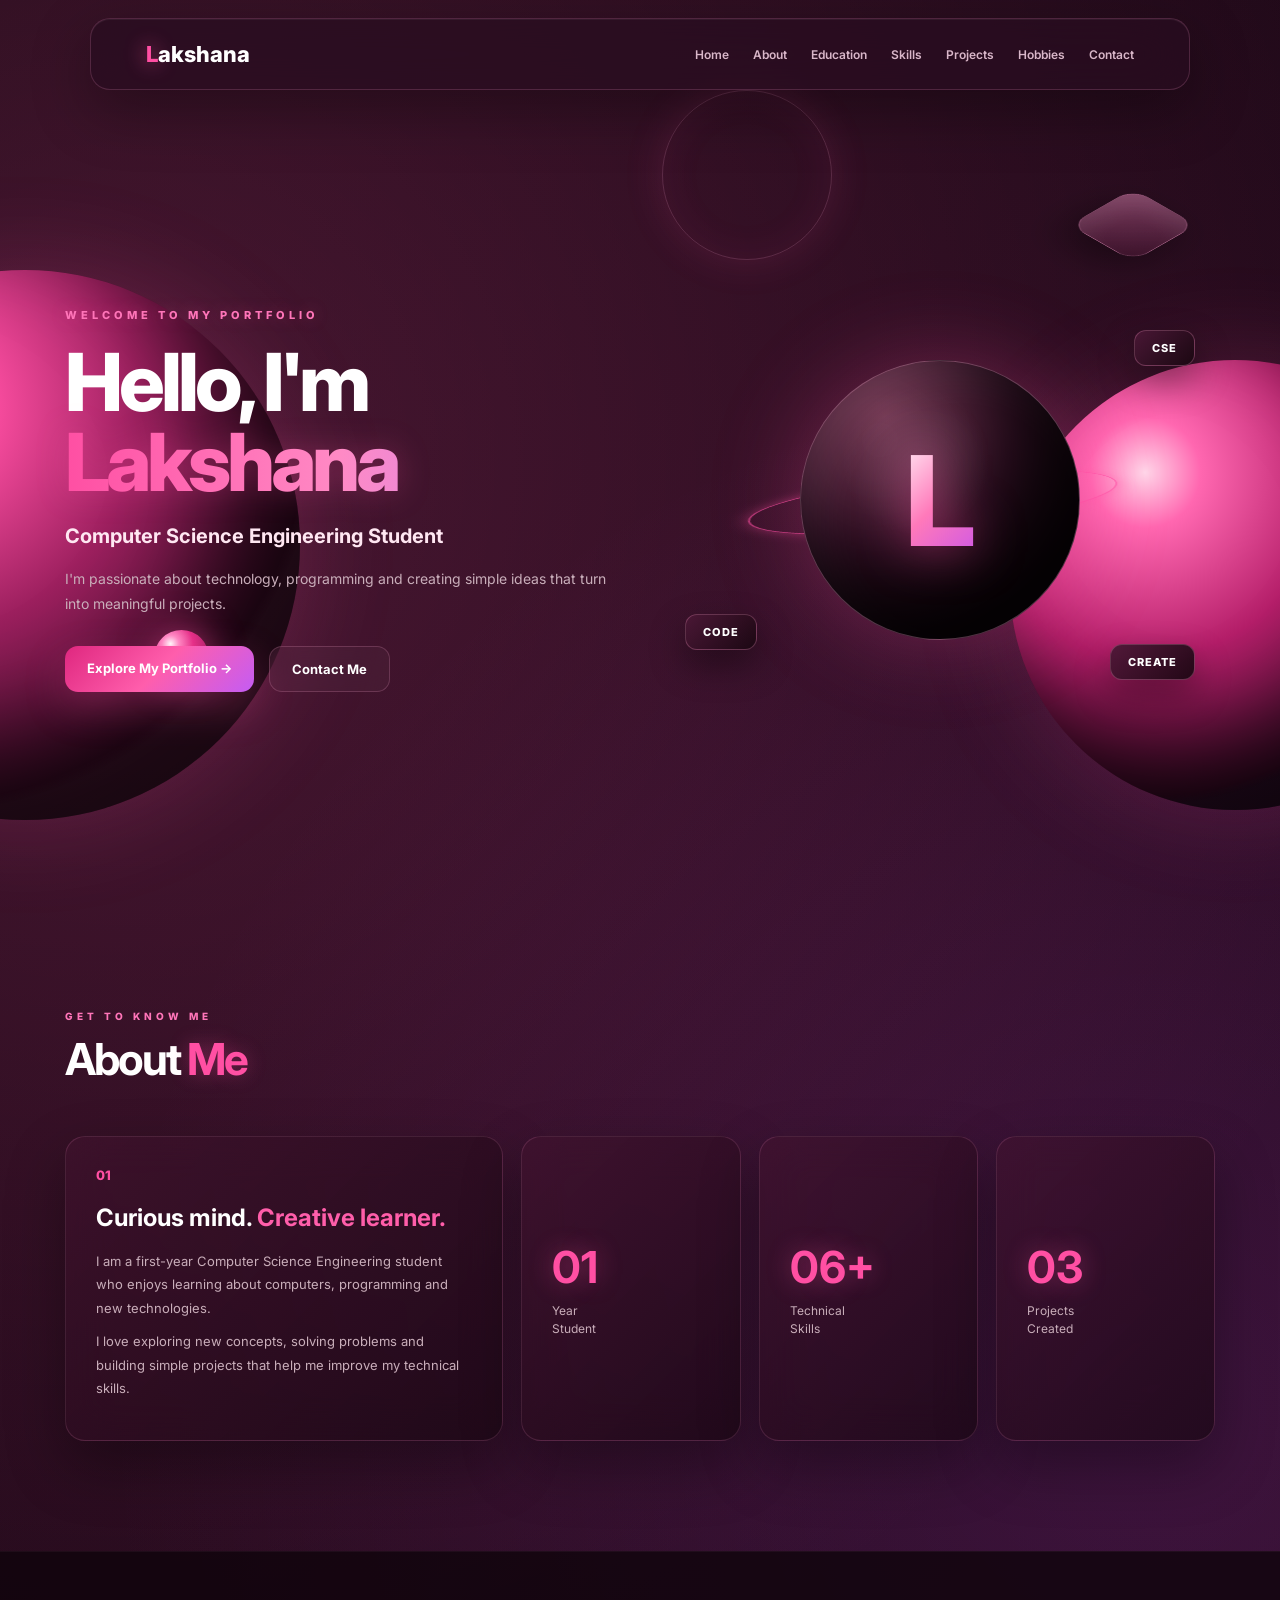
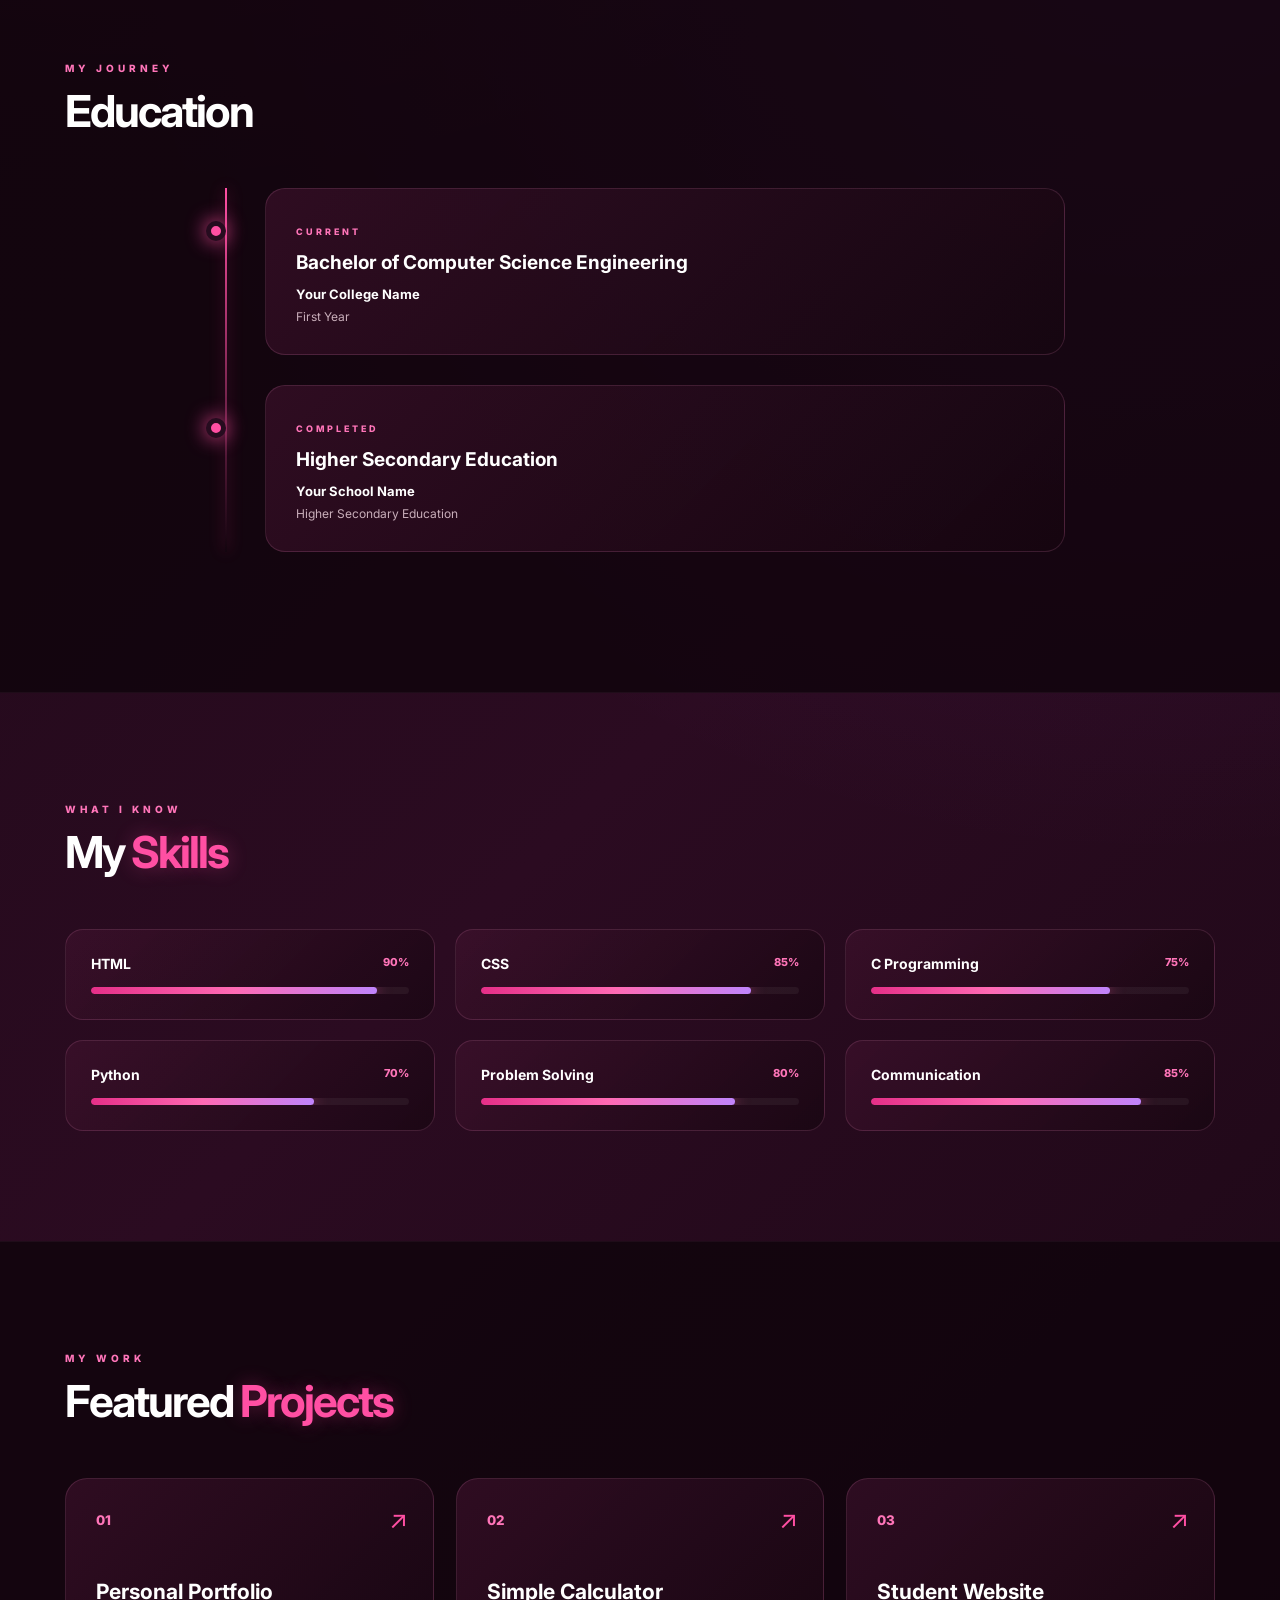
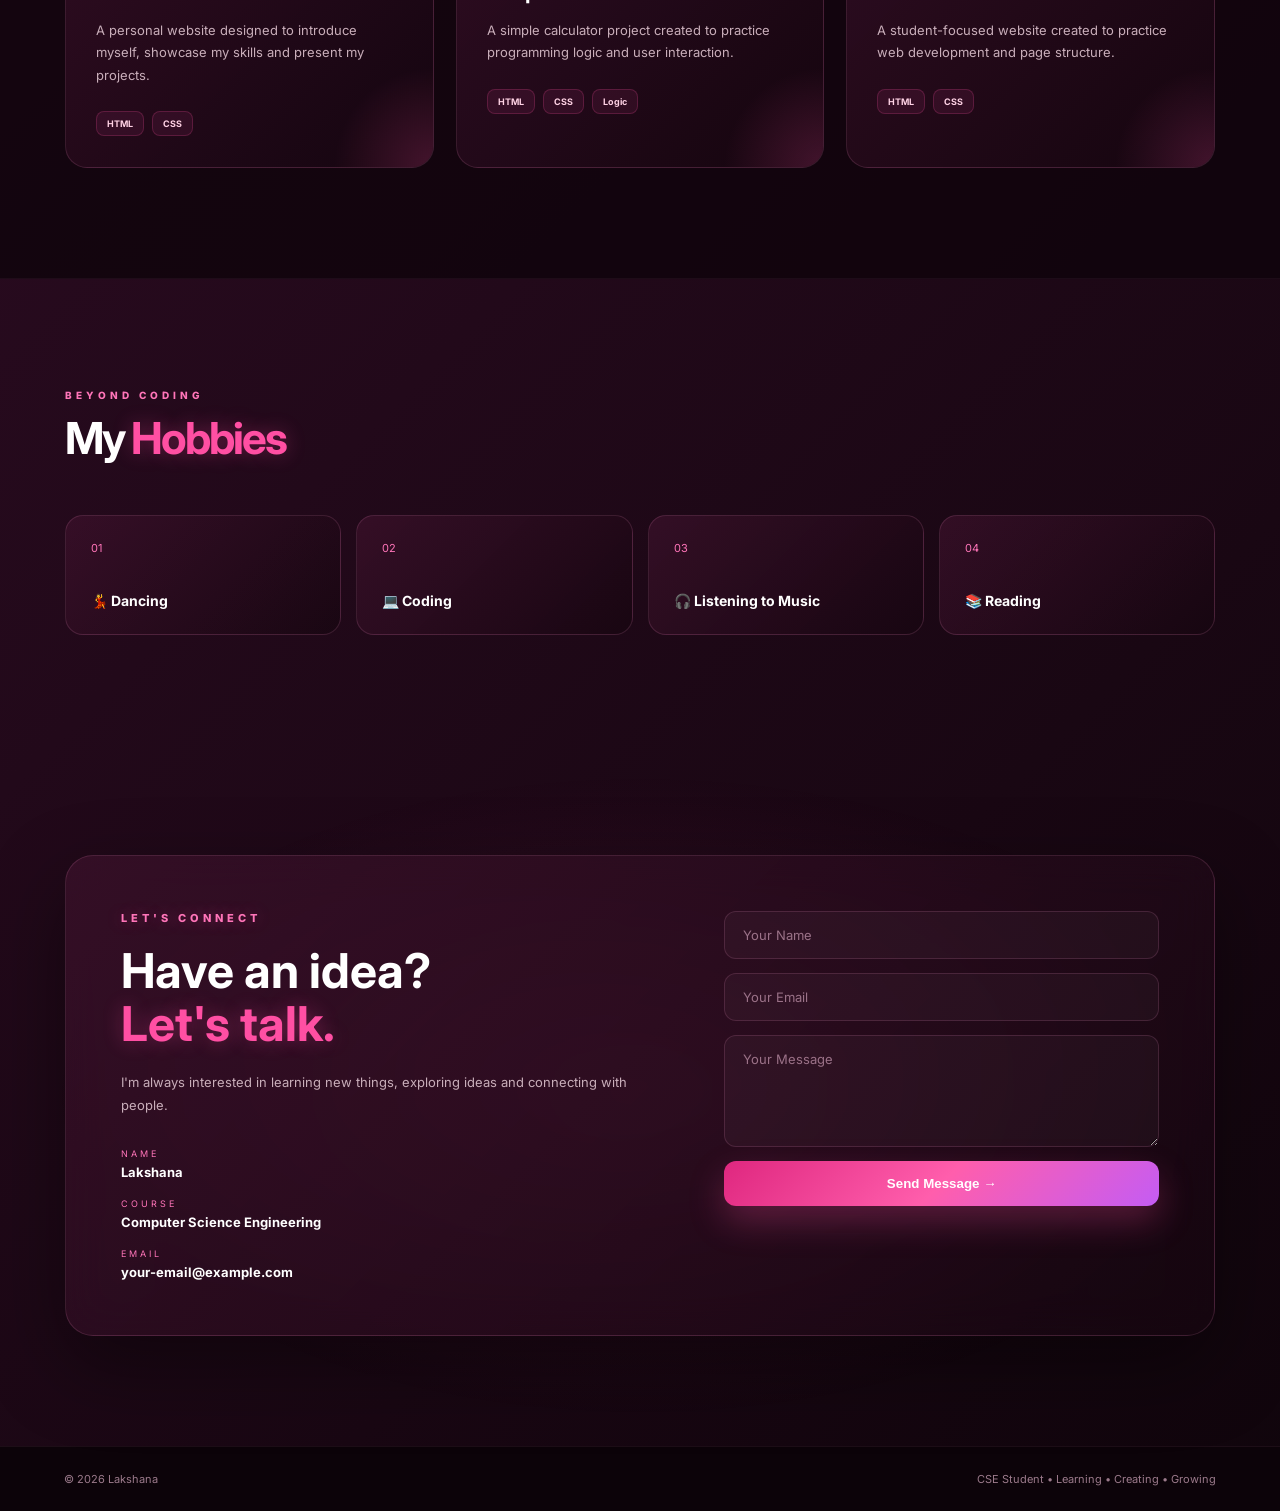
<file: index.html>
<!DOCTYPE html>
<html lang="en">
<head>
    <meta charset="UTF-8">
    <meta name="viewport" content="width=device-width, initial-scale=1.0">

    <title>Lakshana | CSE Student</title>

    <link rel="preconnect" href="https://fonts.googleapis.com">
    <link rel="preconnect" href="https://fonts.gstatic.com" crossorigin>

    <link href="https://fonts.googleapis.com/css2?family=Inter:wght@400;500;600;700;800&display=swap"
          rel="stylesheet">

    <!-- VERY IMPORTANT -->
    <link rel="stylesheet" href="style.css">
</head>

<body>

    <!-- Background 3D shapes -->
    <div class="blob blob1"></div>
    <div class="blob blob2"></div>
    <div class="blob blob3"></div>

    <!-- NAVBAR -->
    <header class="navbar">
        <div class="container nav-container">

            <a href="#home" class="logo">
                <span>L</span>akshana
            </a>

            <nav>
                <a href="#home">Home</a>
                <a href="#about">About</a>
                <a href="#education">Education</a>
                <a href="#skills">Skills</a>
                <a href="#projects">Projects</a>
                <a href="#hobbies">Hobbies</a>
                <a href="#contact">Contact</a>
            </nav>

        </div>
    </header>


    <!-- HERO -->
    <section id="home" class="hero">

        <div class="container hero-container">

            <div class="hero-content">

                <p class="welcome">
                    WELCOME TO MY PORTFOLIO
                </p>

                <h1>
                    Hello, I'm
                    <span>Lakshana</span>
                </h1>

                <h2>
                    Computer Science Engineering Student
                </h2>

                <p class="hero-description">
                    I'm passionate about technology, programming and
                    creating simple ideas that turn into meaningful projects.
                </p>

                <div class="buttons">

                    <a href="#about" class="btn pink-btn">
                        Explore My Portfolio →
                    </a>

                    <a href="#contact" class="btn glass-btn">
                        Contact Me
                    </a>

                </div>

            </div>


            <!-- 3D PROFILE -->
            <div class="profile-section">

                <div class="circle circle1"></div>
                <div class="circle circle2"></div>

                <div class="profile">

                    <div class="shine"></div>

                    <span>L</span>

                </div>

                <div class="tag tag1">
                    CSE
                </div>

                <div class="tag tag2">
                    CODE
                </div>

                <div class="tag tag3">
                    CREATE
                </div>

            </div>

        </div>

    </section>


    <!-- ABOUT -->
    <section id="about" class="section">

        <div class="container">

            <div class="heading">
                <p>GET TO KNOW ME</p>
                <h2>About <span>Me</span></h2>
            </div>

            <div class="about-grid">

                <div class="about-card big-card">

                    <div class="number">01</div>

                    <h3>
                        Curious mind.
                        <span>Creative learner.</span>
                    </h3>

                    <p>
                        I am a first-year Computer Science Engineering
                        student who enjoys learning about computers,
                        programming and new technologies.
                    </p>

                    <p>
                        I love exploring new concepts, solving problems
                        and building simple projects that help me improve
                        my technical skills.
                    </p>

                </div>


                <div class="stat-card">
                    <strong>01</strong>
                    <p>Year<br>Student</p>
                </div>

                <div class="stat-card">
                    <strong>06+</strong>
                    <p>Technical<br>Skills</p>
                </div>

                <div class="stat-card">
                    <strong>03</strong>
                    <p>Projects<br>Created</p>
                </div>

            </div>

        </div>

    </section>


    <!-- EDUCATION -->
    <section id="education" class="section dark">

        <div class="container">

            <div class="heading">
                <p>MY JOURNEY</p>
                <h2>Education</h2>
            </div>

            <div class="timeline">

                <div class="education-card">

                    <div class="dot"></div>

                    <span class="status">
                        CURRENT
                    </span>

                    <h3>
                        Bachelor of Computer Science Engineering
                    </h3>

                    <h4>
                        Your College Name
                    </h4>

                    <p>
                        First Year
                    </p>

                </div>


                <div class="education-card">

                    <div class="dot"></div>

                    <span class="status">
                        COMPLETED
                    </span>

                    <h3>
                        Higher Secondary Education
                    </h3>

                    <h4>
                        Your School Name
                    </h4>

                    <p>
                        Higher Secondary Education
                    </p>

                </div>

            </div>

        </div>

    </section>


    <!-- SKILLS -->
    <section id="skills" class="section">

        <div class="container">

            <div class="heading">
                <p>WHAT I KNOW</p>
                <h2>My <span>Skills</span></h2>
            </div>

            <div class="skills">

                <div class="skill">
                    <div>
                        <b>HTML</b>
                        <span>90%</span>
                    </div>

                    <div class="bar">
                        <i style="width:90%"></i>
                    </div>
                </div>


                <div class="skill">
                    <div>
                        <b>CSS</b>
                        <span>85%</span>
                    </div>

                    <div class="bar">
                        <i style="width:85%"></i>
                    </div>
                </div>


                <div class="skill">
                    <div>
                        <b>C Programming</b>
                        <span>75%</span>
                    </div>

                    <div class="bar">
                        <i style="width:75%"></i>
                    </div>
                </div>


                <div class="skill">
                    <div>
                        <b>Python</b>
                        <span>70%</span>
                    </div>

                    <div class="bar">
                        <i style="width:70%"></i>
                    </div>
                </div>


                <div class="skill">
                    <div>
                        <b>Problem Solving</b>
                        <span>80%</span>
                    </div>

                    <div class="bar">
                        <i style="width:80%"></i>
                    </div>
                </div>


                <div class="skill">
                    <div>
                        <b>Communication</b>
                        <span>85%</span>
                    </div>

                    <div class="bar">
                        <i style="width:85%"></i>
                    </div>
                </div>

            </div>

        </div>

    </section>


    <!-- PROJECTS -->
    <section id="projects" class="section dark">

        <div class="container">

            <div class="heading">
                <p>MY WORK</p>
                <h2>Featured <span>Projects</span></h2>
            </div>

            <div class="projects">

                <div class="project">

                    <small>01</small>

                    <div class="arrow">↗</div>

                    <h3>
                        Personal Portfolio
                    </h3>

                    <p>
                        A personal website designed to introduce myself,
                        showcase my skills and present my projects.
                    </p>

                    <div class="tags">
                        <span>HTML</span>
                        <span>CSS</span>
                    </div>

                </div>


                <div class="project">

                    <small>02</small>

                    <div class="arrow">↗</div>

                    <h3>
                        Simple Calculator
                    </h3>

                    <p>
                        A simple calculator project created to practice
                        programming logic and user interaction.
                    </p>

                    <div class="tags">
                        <span>HTML</span>
                        <span>CSS</span>
                        <span>Logic</span>
                    </div>

                </div>


                <div class="project">

                    <small>03</small>

                    <div class="arrow">↗</div>

                    <h3>
                        Student Website
                    </h3>

                    <p>
                        A student-focused website created to practice
                        web development and page structure.
                    </p>

                    <div class="tags">
                        <span>HTML</span>
                        <span>CSS</span>
                    </div>

                </div>

            </div>

        </div>

    </section>


    <!-- HOBBIES -->
    <section id="hobbies" class="section">

        <div class="container">

            <div class="heading">
                <p>BEYOND CODING</p>
                <h2>My <span>Hobbies</span></h2>
            </div>

            <div class="hobbies">

                <div class="hobby">
                    <span>01</span>
                    <b>💃 Dancing</b>
                </div>

                <div class="hobby">
                    <span>02</span>
                    <b>💻 Coding</b>
                </div>

                <div class="hobby">
                    <span>03</span>
                    <b>🎧 Listening to Music</b>
                </div>

                <div class="hobby">
                    <span>04</span>
                    <b>📚 Reading</b>
                </div>

            </div>

        </div>

    </section>


    <!-- CONTACT -->
    <section id="contact" class="contact">

        <div class="container">

            <div class="contact-box">

                <div>

                    <p class="welcome">
                        LET'S CONNECT
                    </p>

                    <h2>
                        Have an idea?
                        <span>Let's talk.</span>
                    </h2>

                    <p class="contact-description">
                        I'm always interested in learning new things,
                        exploring ideas and connecting with people.
                    </p>

                    <div class="details">

                        <div>
                            <small>NAME</small>
                            <b>Lakshana</b>
                        </div>

                        <div>
                            <small>COURSE</small>
                            <b>Computer Science Engineering</b>
                        </div>

                        <div>
                            <small>EMAIL</small>
                            <b>your-email@example.com</b>
                        </div>

                    </div>

                </div>


                <form>

                    <input type="text" placeholder="Your Name" required>

                    <input type="email" placeholder="Your Email" required>

                    <textarea
                        rows="5"
                        placeholder="Your Message"
                        required
                    ></textarea>

                    <button type="submit">
                        Send Message →
                    </button>

                </form>

            </div>

        </div>

    </section>


    <!-- FOOTER -->
    <footer>

        <p>
            © 2026 Lakshana
        </p>

        <p>
            CSE Student • Learning • Creating • Growing
        </p>

    </footer>

</body>
</html>
</file>
<file: style.css>
* {
    margin: 0;
    padding: 0;
    box-sizing: border-box;
}

html {
    scroll-behavior: smooth;
}

body {
    font-family: "Inter", sans-serif;
    color: white;
    background:
        radial-gradient(circle at 10% 10%, #ff4fa333, transparent 30%),
        radial-gradient(circle at 90% 30%, #c04cff22, transparent 30%),
        linear-gradient(135deg, #170812, #2b0b21, #10050c);
    overflow-x: hidden;
}


/* =========================
   3D BACKGROUND
========================= */

body::before {
    content: "";
    position: fixed;

    width: 550px;
    height: 550px;

    left: -250px;
    top: 30%;

    border-radius: 50%;

    background:
        radial-gradient(
            circle at 30% 25%,
            #ffb6da,
            #ff4fa3 12%,
            #9d205f 40%,
            #390b25 70%,
            transparent 72%
        );

    box-shadow:
        inset -70px -70px 100px #00000099,
        0 0 100px #ff4fa333;

    animation: float1 10s ease-in-out infinite;

    z-index: -5;
}


body::after {
    content: "";
    position: fixed;

    width: 450px;
    height: 450px;

    right: -180px;
    bottom: 10%;

    border-radius: 50%;

    background:
        radial-gradient(
            circle at 30% 25%,
            #ffd7e9,
            #ff67b0 12%,
            #b41e69 40%,
            #3d0b28 70%,
            transparent 72%
        );

    box-shadow:
        inset -60px -60px 90px #000000aa,
        0 0 100px #ff4fa333;

    animation: float2 12s ease-in-out infinite;

    z-index: -5;
}


@keyframes float1 {

    0%, 100% {
        transform: translateY(0);
    }

    50% {
        transform: translateY(-45px);
    }
}


@keyframes float2 {

    0%, 100% {
        transform: translateY(0);
    }

    50% {
        transform: translateY(50px);
    }
}


/* Small 3D shapes */

.blob {
    position: fixed;
    z-index: -2;
    pointer-events: none;
}

.blob1 {
    width: 90px;
    height: 90px;

    top: 20%;
    right: 8%;

    border-radius: 22px;

    background:
        linear-gradient(
            135deg,
            #ff8ac566,
            #6d174533
        );

    border: 1px solid #ffb8db44;

    box-shadow:
        0 20px 50px #00000066,
        inset 15px 15px 30px #ffffff12;

    transform:
        rotateX(55deg)
        rotateZ(45deg);

    animation: cube 8s ease-in-out infinite;
}


.blob2 {
    width: 55px;
    height: 55px;

    left: 12%;
    top: 70%;

    border-radius: 50%;

    background:
        radial-gradient(
            circle at 30% 25%,
            white,
            #ff8ac5 15%,
            #e52f88 40%,
            #6e1647
        );

    box-shadow:
        0 0 35px #ff4fa388;

    animation: ball 7s ease-in-out infinite;
}


.blob3 {
    width: 170px;
    height: 170px;

    right: 35%;
    top: 10%;

    border-radius: 50%;

    border: 1px solid #ff9dcc33;

    box-shadow:
        0 0 40px #ff4fa322,
        inset 0 0 40px #ff4fa311;

    animation: rotate 15s linear infinite;
}


@keyframes cube {

    0%, 100% {
        transform:
            rotateX(55deg)
            rotateZ(45deg)
            translateY(0);
    }

    50% {
        transform:
            rotateX(70deg)
            rotateZ(100deg)
            translateY(-30px);
    }
}


@keyframes ball {

    0%, 100% {
        transform: translate(0, 0);
    }

    50% {
        transform: translate(30px, -35px);
    }
}


@keyframes rotate {

    from {
        transform: rotate(0);
    }

    to {
        transform: rotate(360deg);
    }
}


/* =========================
   CONTAINER
========================= */

.container {
    width: 90%;
    max-width: 1150px;
    margin: auto;
}


/* =========================
   NAVBAR
========================= */

.navbar {
    position: fixed;

    top: 18px;
    left: 50%;

    transform: translateX(-50%);

    width: min(1100px, 92%);

    z-index: 100;

    background: #280d20bb;

    border: 1px solid #ff9dcc2e;

    border-radius: 20px;

    backdrop-filter: blur(25px);

    box-shadow:
        0 20px 60px #00000055,
        inset 0 1px #ffffff0d;
}


.nav-container {
    height: 70px;

    display: flex;
    align-items: center;
    justify-content: space-between;
}


.logo {
    color: white;
    text-decoration: none;

    font-size: 22px;
    font-weight: 800;
}


.logo span {
    color: #ff4fa3;

    text-shadow:
        0 0 20px #ff4fa3;
}


nav {
    display: flex;
    gap: 24px;
}


nav a {
    color: #d9b7c9;

    text-decoration: none;

    font-size: 12px;
    font-weight: 600;

    transition: .3s;
}


nav a:hover {
    color: #ff73b8;
}


/* =========================
   HERO
========================= */

.hero {
    min-height: 100vh;

    display: flex;
    align-items: center;

    padding-top: 100px;
}


.hero-container {
    display: grid;

    grid-template-columns: 1fr 1fr;

    align-items: center;

    gap: 50px;
}


.welcome {
    color: #ff75b9;

    font-size: 11px;

    font-weight: 800;

    letter-spacing: 4px;

    margin-bottom: 20px;

    text-shadow:
        0 0 15px #ff4fa366;
}


.hero h1 {
    font-size: clamp(50px, 7vw, 80px);

    line-height: 1;

    letter-spacing: -4px;

    font-weight: 800;
}


.hero h1 span {
    display: block;

    background:
        linear-gradient(
            90deg,
            #ff4fa3,
            #ff8ac5,
            #c084fc
        );

    -webkit-background-clip: text;
    -webkit-text-fill-color: transparent;

    filter:
        drop-shadow(0 0 15px #ff4fa344);
}


.hero h2 {
    font-size: 20px;

    margin-top: 22px;

    color: #ffe7f2;
}


.hero-description {
    max-width: 560px;

    margin-top: 18px;

    color: #c9aeba;

    font-size: 14px;

    line-height: 1.8;
}


/* =========================
   BUTTONS
========================= */

.buttons {
    display: flex;
    gap: 15px;

    margin-top: 30px;
}


.btn {
    padding: 14px 22px;

    border-radius: 13px;

    text-decoration: none;

    font-size: 13px;
    font-weight: 700;

    transition: .3s;
}


.pink-btn {
    color: white;

    background:
        linear-gradient(
            135deg,
            #df277f,
            #ff5eac,
            #c45cf4
        );

    box-shadow:
        0 15px 40px #ff4fa344;
}


.pink-btn:hover {
    transform: translateY(-5px);

    box-shadow:
        0 20px 50px #ff4fa366;
}


.glass-btn {
    color: white;

    background: #ffffff08;

    border: 1px solid #ffacd333;

    backdrop-filter: blur(15px);
}


.glass-btn:hover {
    transform: translateY(-5px);

    border-color: #ff4fa3;
}


/* =========================
   PROFILE 3D
========================= */

.profile-section {
    height: 500px;

    display: flex;
    align-items: center;
    justify-content: center;

    position: relative;

    perspective: 1000px;
}


.profile {
    width: 280px;
    height: 280px;

    border-radius: 50%;

    display: flex;
    align-items: center;
    justify-content: center;

    position: relative;

    background:
        radial-gradient(
            circle at 30% 20%,
            #713651,
            #341126 45%,
            #10040c 75%
        );

    border: 1px solid #ffb9da44;

    box-shadow:
        inset -60px -60px 90px #000000bb,
        inset 20px 20px 40px #ffffff0d,
        0 0 90px #ff4fa34d;

    animation: profileFloat 7s ease-in-out infinite;

    z-index: 3;
}


.profile span {
    font-size: 125px;

    font-weight: 800;

    background:
        linear-gradient(
            135deg,
            white,
            #ff79ba,
            #c451ee
        );

    -webkit-background-clip: text;
    -webkit-text-fill-color: transparent;

    filter:
        drop-shadow(0 0 25px #ff4fa399);
}


.shine {
    position: absolute;

    width: 150px;
    height: 150px;

    top: 25px;
    left: 40px;

    border-radius: 50%;

    background:
        radial-gradient(
            circle,
            #ffffff18,
            transparent 70%
        );
}


@keyframes profileFloat {

    0%, 100% {
        transform:
            rotateX(5deg)
            rotateY(-8deg)
            translateY(0);
    }

    50% {
        transform:
            rotateX(-5deg)
            rotateY(10deg)
            translateY(-20px);
    }
}


/* =========================
   ORBITS
========================= */

.circle {
    position: absolute;

    border-radius: 50%;

    border: 2px solid #ff4fa399;

    box-shadow:
        0 0 20px #ff4fa366;
}


.circle1 {
    width: 380px;
    height: 120px;

    transform:
        rotateX(65deg)
        rotateZ(-15deg);

    animation: orbit 8s linear infinite;
}


.circle2 {
    width: 340px;
    height: 110px;

    border-color: #ffb4d955;

    transform:
        rotateX(65deg)
        rotateZ(70deg);

    animation: orbit2 10s linear infinite;
}


@keyframes orbit {

    from {
        transform:
            rotateX(65deg)
            rotateZ(0);
    }

    to {
        transform:
            rotateX(65deg)
            rotateZ(360deg);
    }
}


@keyframes orbit2 {

    from {
        transform:
            rotateX(65deg)
            rotateZ(360deg);
    }

    to {
        transform:
            rotateX(65deg)
            rotateZ(0);
    }
}


/* =========================
   FLOATING TAGS
========================= */

.tag {
    position: absolute;

    padding: 10px 17px;

    border-radius: 12px;

    background:
        linear-gradient(
            135deg,
            #4b1836ee,
            #190711ee
        );

    border: 1px solid #ff9dcc44;

    backdrop-filter: blur(15px);

    box-shadow:
        0 15px 35px #00000066;

    font-size: 11px;

    font-weight: 800;

    letter-spacing: 1px;

    z-index: 5;
}


.tag1 {
    top: 80px;
    right: 20px;

    animation: tagfloat 4s infinite ease-in-out;
}


.tag2 {
    left: 20px;
    bottom: 100px;

    animation: tagfloat 5s infinite ease-in-out;
}


.tag3 {
    right: 20px;
    bottom: 70px;

    animation: tagfloat 4.5s infinite ease-in-out;
}


@keyframes tagfloat {

    0%, 100% {
        transform: translateY(0);
    }

    50% {
        transform: translateY(-15px);
    }
}


/* =========================
   SECTIONS
========================= */

.section {
    padding: 110px 0;
}


.dark {
    background:
        #10040ccc;

    border-top: 1px solid #ff9dcc0d;
    border-bottom: 1px solid #ff9dcc0d;
}


.heading {
    margin-bottom: 50px;
}


.heading p {
    color: #ff75b9;

    font-size: 10px;

    font-weight: 800;

    letter-spacing: 4px;

    margin-bottom: 10px;
}


.heading h2 {
    font-size: 44px;

    letter-spacing: -2px;
}


.heading h2 span {
    color: #ff4fa3;

    text-shadow:
        0 0 20px #ff4fa355;
}


/* =========================
   ABOUT
========================= */

.about-grid {
    display: grid;

    grid-template-columns:
        2fr 1fr 1fr 1fr;

    gap: 18px;
}


.about-card,
.stat-card {
    padding: 30px;

    border-radius: 20px;

    background:
        linear-gradient(
            135deg,
            #42132f99,
            #160610aa
        );

    border: 1px solid #ff9dcc26;

    backdrop-filter: blur(20px);

    box-shadow:
        0 25px 60px #00000055;

    transition: .4s;
}


.about-card:hover,
.stat-card:hover {
    transform: translateY(-8px);

    border-color: #ff4fa377;

    box-shadow:
        0 30px 70px #00000077;
}


.number {
    color: #ff4fa3;

    font-size: 13px;

    font-weight: 800;

    margin-bottom: 20px;
}


.about-card h3 {
    font-size: 24px;

    margin-bottom: 18px;
}


.about-card h3 span {
    color: #ff5eaa;
}


.about-card p {
    color: #c9aeba;

    font-size: 13px;

    line-height: 1.8;

    margin-bottom: 10px;
}


.stat-card {
    display: flex;

    flex-direction: column;

    justify-content: center;
}


.stat-card strong {
    color: #ff4fa3;

    font-size: 44px;

    text-shadow:
        0 0 25px #ff4fa366;
}


.stat-card p {
    color: #c9aeba;

    font-size: 12px;

    line-height: 1.5;

    margin-top: 8px;
}


/* =========================
   EDUCATION
========================= */

.timeline {
    max-width: 850px;

    margin: auto;

    position: relative;
}


.timeline::before {
    content: "";

    position: absolute;

    left: 10px;

    top: 0;
    bottom: 0;

    width: 2px;

    background:
        linear-gradient(
            #ff4fa3,
            transparent
        );

    box-shadow:
        0 0 15px #ff4fa377;
}


.education-card {
    position: relative;

    margin-bottom: 30px;

    margin-left: 50px;

    padding: 30px;

    border-radius: 20px;

    background:
        linear-gradient(
            135deg,
            #42132f99,
            #160610aa
        );

    border: 1px solid #ff9dcc26;

    transition: .4s;
}


.education-card:hover {
    transform: translateX(10px);

    border-color: #ff4fa366;
}


.dot {
    position: absolute;

    left: -60px;
    top: 32px;

    width: 20px;
    height: 20px;

    border-radius: 50%;

    background: #ff4fa3;

    border: 5px solid #260c1f;

    box-shadow:
        0 0 20px #ff4fa3;
}


.status {
    color: #ff75b9;

    font-size: 9px;

    font-weight: 800;

    letter-spacing: 3px;
}


.education-card h3 {
    font-size: 19px;

    margin: 12px 0;
}


.education-card h4 {
    color: white;

    font-size: 13px;
}


.education-card p {
    color: #c9aeba;

    font-size: 12px;

    margin-top: 7px;
}


/* =========================
   SKILLS
========================= */

.skills {
    display: grid;

    grid-template-columns:
        repeat(3, 1fr);

    gap: 20px;
}


.skill {
    padding: 25px;

    border-radius: 18px;

    background:
        linear-gradient(
            135deg,
            #42132f99,
            #160610aa
        );

    border: 1px solid #ff9dcc26;

    transition: .4s;
}


.skill:hover {
    transform: translateY(-8px);

    border-color: #ff4fa366;
}


.skill > div:first-child {
    display: flex;

    justify-content: space-between;

    margin-bottom: 15px;
}


.skill b {
    font-size: 14px;
}


.skill span {
    color: #ff75b9;

    font-size: 11px;

    font-weight: 800;
}


.bar {
    height: 7px;

    background: #ffffff0d;

    border-radius: 20px;

    overflow: hidden;
}


.bar i {
    display: block;

    height: 100%;

    border-radius: 20px;

    background:
        linear-gradient(
            90deg,
            #e52f88,
            #ff6ab4,
            #c084fc
        );

    box-shadow:
        0 0 15px #ff4fa3aa;
}


/* =========================
   PROJECTS
========================= */

.projects {
    display: grid;

    grid-template-columns:
        repeat(3, 1fr);

    gap: 22px;
}


.project {
    min-height: 290px;

    position: relative;

    padding: 30px;

    border-radius: 22px;

    background:
        linear-gradient(
            135deg,
            #42132f99,
            #160610aa
        );

    border: 1px solid #ff9dcc26;

    transition: .4s;

    overflow: hidden;
}


.project::after {
    content: "";

    position: absolute;

    width: 200px;
    height: 200px;

    right: -100px;
    bottom: -100px;

    border-radius: 50%;

    background:
        radial-gradient(
            circle,
            #ff4fa333,
            transparent 70%
        );
}


.project:hover {
    transform:
        perspective(800px)
        rotateX(5deg)
        rotateY(-5deg)
        translateY(-10px);

    border-color: #ff4fa377;
}


.project small {
    color: #ff75b9;

    font-weight: 800;
}


.arrow {
    position: absolute;

    top: 25px;
    right: 25px;

    color: #ff4fa3;

    font-size: 25px;
}


.project h3 {
    margin-top: 50px;

    font-size: 21px;
}


.project p {
    color: #c9aeba;

    font-size: 13px;

    line-height: 1.7;

    margin-top: 15px;
}


.tags {
    display: flex;

    gap: 8px;

    margin-top: 25px;
}


.tags span {
    padding: 6px 10px;

    border-radius: 8px;

    background: #ff4fa315;

    border: 1px solid #ff4fa333;

    color: #ffd2e5;

    font-size: 9px;

    font-weight: 700;
}


/* =========================
   HOBBIES
========================= */

.hobbies {
    display: grid;

    grid-template-columns:
        repeat(4, 1fr);

    gap: 15px;
}


.hobby {
    min-height: 120px;

    padding: 25px;

    display: flex;

    flex-direction: column;

    justify-content: space-between;

    border-radius: 18px;

    background:
        linear-gradient(
            135deg,
            #42132f99,
            #160610aa
        );

    border: 1px solid #ff9dcc26;

    transition: .4s;
}


.hobby:hover {
    transform: translateY(-10px);

    border-color: #ff4fa366;
}


.hobby span {
    color: #ff75b9;

    font-size: 11px;
}


.hobby b {
    font-size: 14px;
}


/* =========================
   CONTACT
========================= */

.contact {
    padding: 110px 0;

    background:
        radial-gradient(
            ellipse at center,
            #ff4fa31c,
            transparent 65%
        );
}


.contact-box {
    display: grid;

    grid-template-columns:
        1fr .8fr;

    gap: 60px;

    padding: 55px;

    border-radius: 28px;

    background:
        linear-gradient(
            135deg,
            #42132f99,
            #160610aa
        );

    border: 1px solid #ff9dcc26;

    backdrop-filter: blur(20px);

    box-shadow:
        0 30px 80px #00000066;
}


.contact-box h2 {
    font-size: 48px;

    line-height: 1.1;

    margin-bottom: 20px;
}


.contact-box h2 span {
    display: block;

    color: #ff4fa3;

    text-shadow:
        0 0 20px #ff4fa355;
}


.contact-description {
    color: #c9aeba;

    font-size: 13px;

    line-height: 1.8;
}


.details {
    display: flex;

    flex-direction: column;

    gap: 18px;

    margin-top: 30px;
}


.details div {
    display: flex;

    flex-direction: column;

    gap: 5px;
}


.details small {
    color: #ff75b9;

    font-size: 9px;

    letter-spacing: 3px;
}


.details b {
    font-size: 13px;
}


/* FORM */

form {
    display: flex;

    flex-direction: column;

    gap: 14px;
}


form input,
form textarea {
    width: 100%;

    padding: 15px 18px;

    border-radius: 12px;

    border: 1px solid #ff9dcc26;

    outline: none;

    background: #ffffff08;

    color: white;

    font-family: inherit;

    font-size: 13px;

    resize: vertical;
}


form input::placeholder,
form textarea::placeholder {
    color: #9b7288;
}


form input:focus,
form textarea:focus {
    border-color: #ff4fa3;

    box-shadow:
        0 0 20px #ff4fa322;
}


form button {
    border: none;

    padding: 15px;

    border-radius: 12px;

    color: white;

    font-weight: 700;

    cursor: pointer;

    background:
        linear-gradient(
            135deg,
            #df277f,
            #ff5eac,
            #c45cf4
        );

    box-shadow:
        0 15px 35px #ff4fa344;

    transition: .3s;
}


form button:hover {
    transform: translateY(-4px);

    box-shadow:
        0 20px 45px #ff4fa366;
}


/* =========================
   FOOTER
========================= */

footer {
    padding: 25px 5%;

    display: flex;

    justify-content: space-between;

    background: #0c0309;

    border-top: 1px solid #ff9dcc12;

    color: #9b7a8b;

    font-size: 11px;
}


/* =========================
   RESPONSIVE
========================= */

@media (max-width: 900px) {

    nav {
        gap: 12px;
    }

    nav a {
        font-size: 10px;
    }

    .hero-container {
        grid-template-columns: 1fr;

        text-align: center;
    }

    .hero-description {
        margin-left: auto;
        margin-right: auto;
    }

    .buttons {
        justify-content: center;
    }

    .about-grid {
        grid-template-columns: 1fr 1fr;
    }

    .big-card {
        grid-column: span 2;
    }

    .skills,
    .projects {
        grid-template-columns: 1fr 1fr;
    }

    .hobbies {
        grid-template-columns: 1fr 1fr;
    }

    .contact-box {
        grid-template-columns: 1fr;
    }
}


@media (max-width: 600px) {

    nav {
        display: none;
    }

    .hero h1 {
        font-size: 50px;
    }

    .hero h2 {
        font-size: 16px;
    }

    .buttons {
        flex-direction: column;
    }

    .profile {
        width: 220px;
        height: 220px;
    }

    .profile span {
        font-size: 90px;
    }

    .circle1 {
        width: 290px;
    }

    .circle2 {
        width: 260px;
    }

    .about-grid,
    .skills,
    .projects,
    .hobbies {
        grid-template-columns: 1fr;
    }

    .big-card {
        grid-column: auto;
    }

    .contact-box {
        padding: 28px;
    }

    .contact-box h2 {
        font-size: 38px;
    }

    footer {
        flex-direction: column;
        text-align: center;
        gap: 10px;
    }
}
</file>
